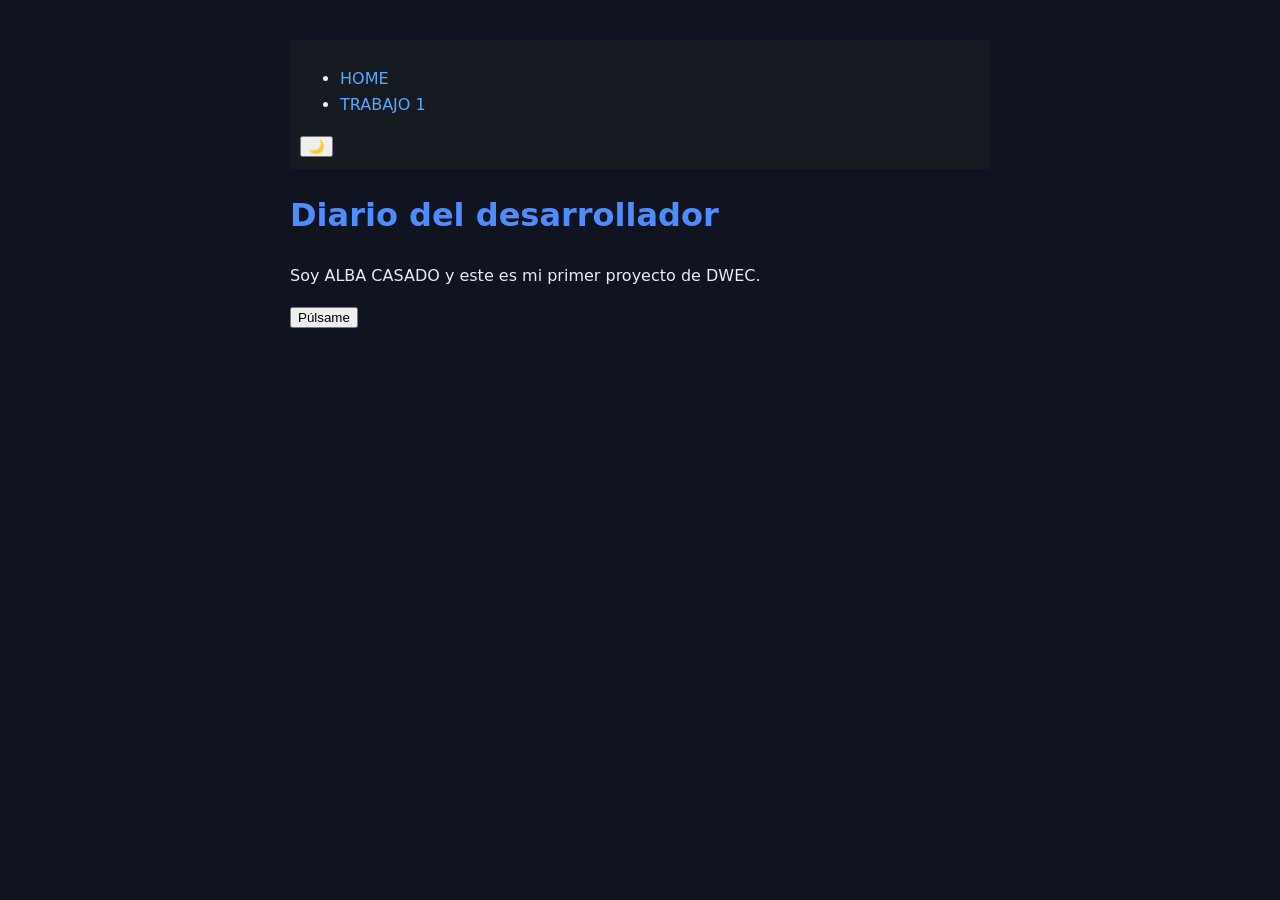
<file: index.html>
<!DOCTYPE html> 
<html lang="es"> 
<head> 
 <meta charset="UTF-8"> 
 <meta name="viewport" content="width=device-width, initial-scale=1.0"> 
 <title>Diario del desarrollador</title> 
 <link rel="stylesheet" href="estilos.css"> 
</head> 
<body>
<nav id="menu">
  <ul>
    <li><a href="index.html" class="enlace">HOME</a></li>
    <li><a href="trabajo1.html" class="enlace">TRABAJO 1</a></li>
  </ul>
  <button id="modonoche">🌙</button>
</nav>
 <h1 id="titulo">Diario del desarrollador</h1>
 <p>Soy ALBA CASADO y este es mi primer proyecto de DWEC.</p>
 <button id="boton">Púlsame</button>
 <p id="aviso"></p>
 <script src="app.js"></script>
</body>
</html>
</file>
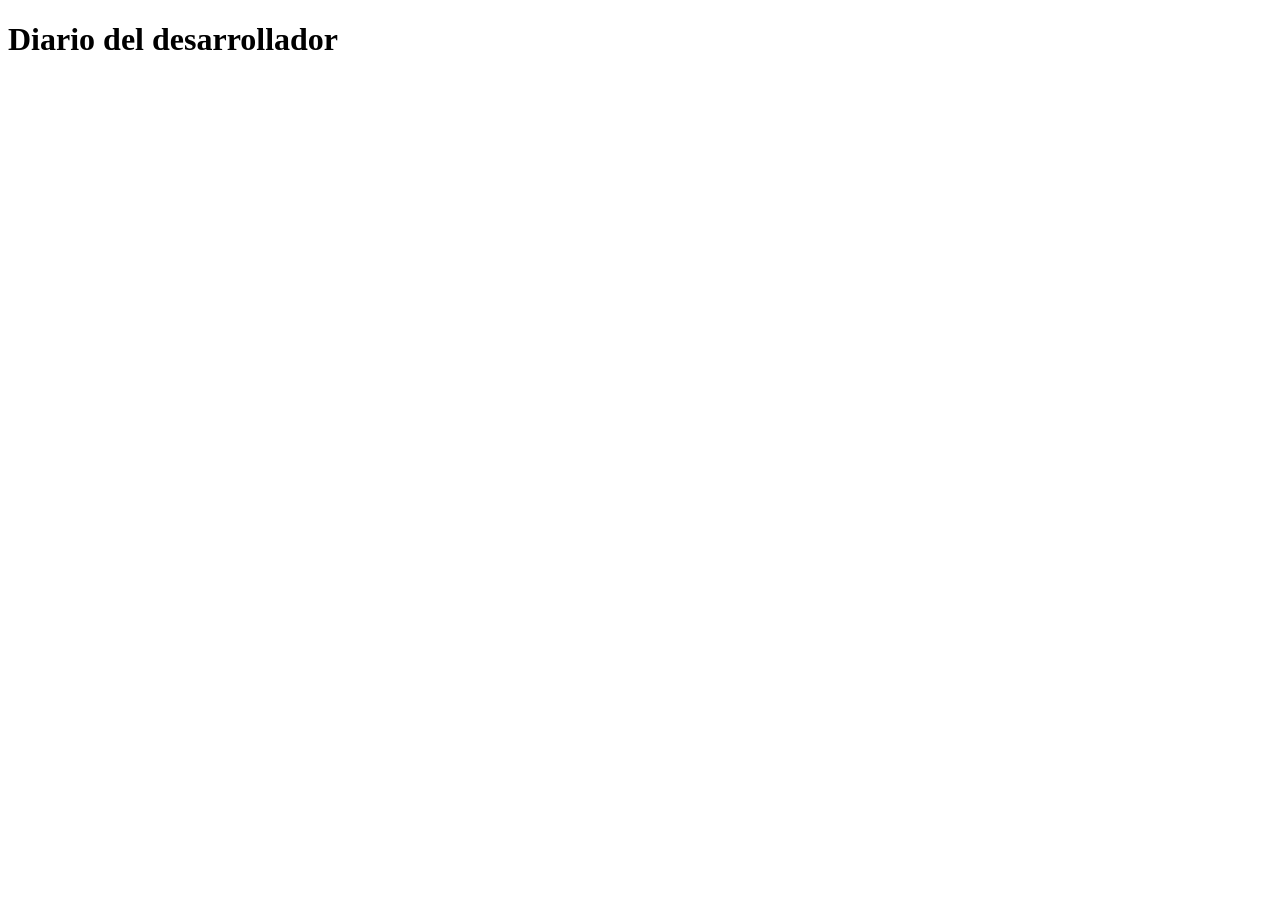
<file: diario-desarrollador/index.html>
<!DOCTYPE html>
<html lang="es">
<head>
  <meta charset="UTF-8">
  <title>Diario del Desarrollador</title>
</head>
<body>
  <h1>Diario del desarrollador</h1>

  <script src="reto2.js"></script>
</body>
</html>
</file>
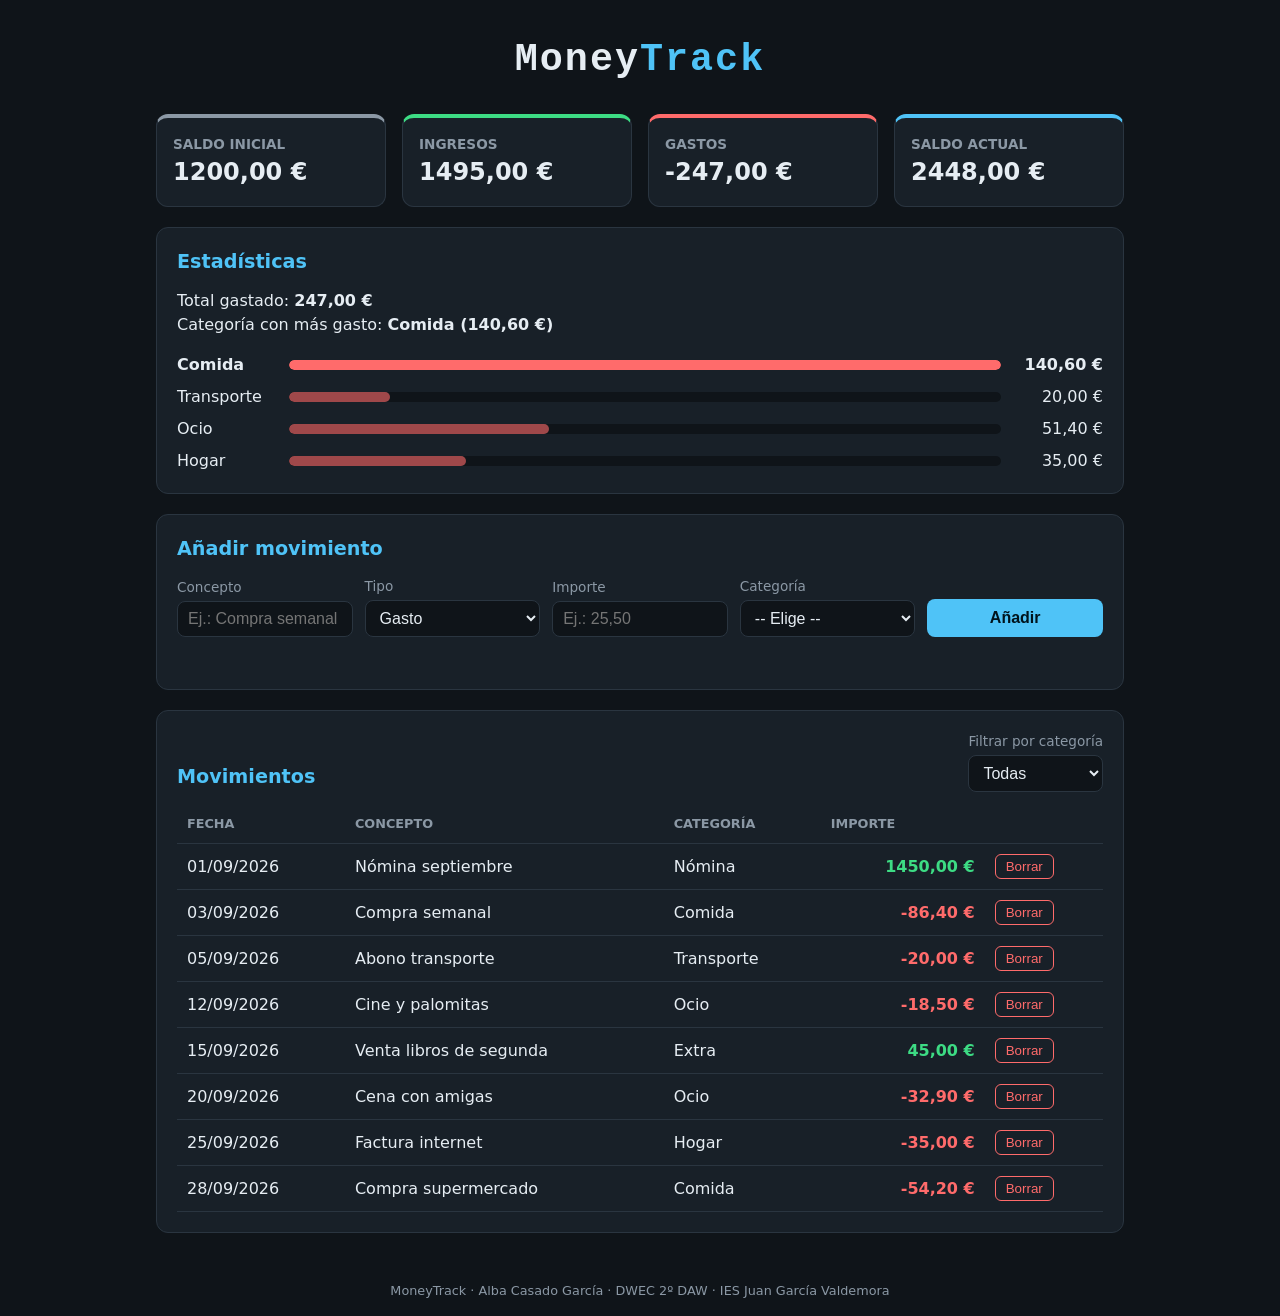
<file: moneytrack/index.html>
<!DOCTYPE html>
<html lang="es">
<head>
  <meta charset="UTF-8">
  <meta name="viewport" content="width=device-width, initial-scale=1.0">
  <title>MoneyTrack</title>
  <link rel="stylesheet" href="estilos.css">
</head>
<body>

  <header class="cabecera">
    <h1>Money<span>Track</span></h1>
  </header>

  <main>

    <!-- RESUMEN de la cuenta: saldo, ingresos y gastos -->
    <section class="resumen">
      <article class="tarjeta">
        <h2>Saldo inicial</h2>
        <p id="dato-saldo-inicial">0,00 €</p>
      </article>
      <article class="tarjeta ingreso">
        <h2>Ingresos</h2>
        <p id="dato-ingresos">0,00 €</p>
      </article>
      <article class="tarjeta gasto">
        <h2>Gastos</h2>
        <p id="dato-gastos">0,00 €</p>
      </article>
      <article class="tarjeta saldo">
        <h2>Saldo actual</h2>
        <p id="dato-saldo">0,00 €</p>
      </article>
    </section>

    <!-- ESTADÍSTICAS con reduce (nivel 5) -->
    <section class="panel">
      <h2>Estadísticas</h2>
      <p>Total gastado: <strong id="dato-total-gastado">0,00 €</strong></p>
      <p>Categoría con más gasto: <strong id="dato-mayor-gasto">—</strong></p>
      <ul id="lista-categorias" class="lista-categorias"></ul>
    </section>

    <!-- FORMULARIO para añadir movimientos (nivel 6) -->
    <section class="panel">
      <h2>Añadir movimiento</h2>
      <form id="formulario" class="formulario" novalidate>
        <label>
          Concepto
          <input type="text" id="input-concepto" placeholder="Ej.: Compra semanal">
        </label>
        <label>
          Tipo
          <select id="input-tipo">
            <option value="gasto">Gasto</option>
            <option value="ingreso">Ingreso</option>
          </select>
        </label>
        <label>
          Importe
          <input type="text" id="input-importe" inputmode="decimal" placeholder="Ej.: 25,50">
        </label>
        <label>
          Categoría
          <select id="input-categoria"></select>
        </label>
        <button type="submit" class="boton">Añadir</button>
      </form>
      <p id="mensaje" class="mensaje"></p>
    </section>

    <!-- TABLA de movimientos con filtro (nivel 4) -->
    <section class="panel">
      <div class="panel-titulo">
        <h2>Movimientos</h2>
        <label>
          Filtrar por categoría
          <select id="filtro-categoria"></select>
        </label>
      </div>

      <div class="tabla-contenedor">
        <table>
          <thead>
            <tr>
              <th>Fecha</th>
              <th>Concepto</th>
              <th>Categoría</th>
              <th>Importe</th>
              <th></th>
            </tr>
          </thead>
          <tbody id="cuerpo-tabla"></tbody>
        </table>
      </div>
    </section>

  </main>

  <footer class="pie">
    <p>MoneyTrack · Alba Casado García · DWEC 2º DAW · IES Juan García Valdemora</p>
  </footer>

  <script src="app.js"></script>
</body>
</html>
</file>
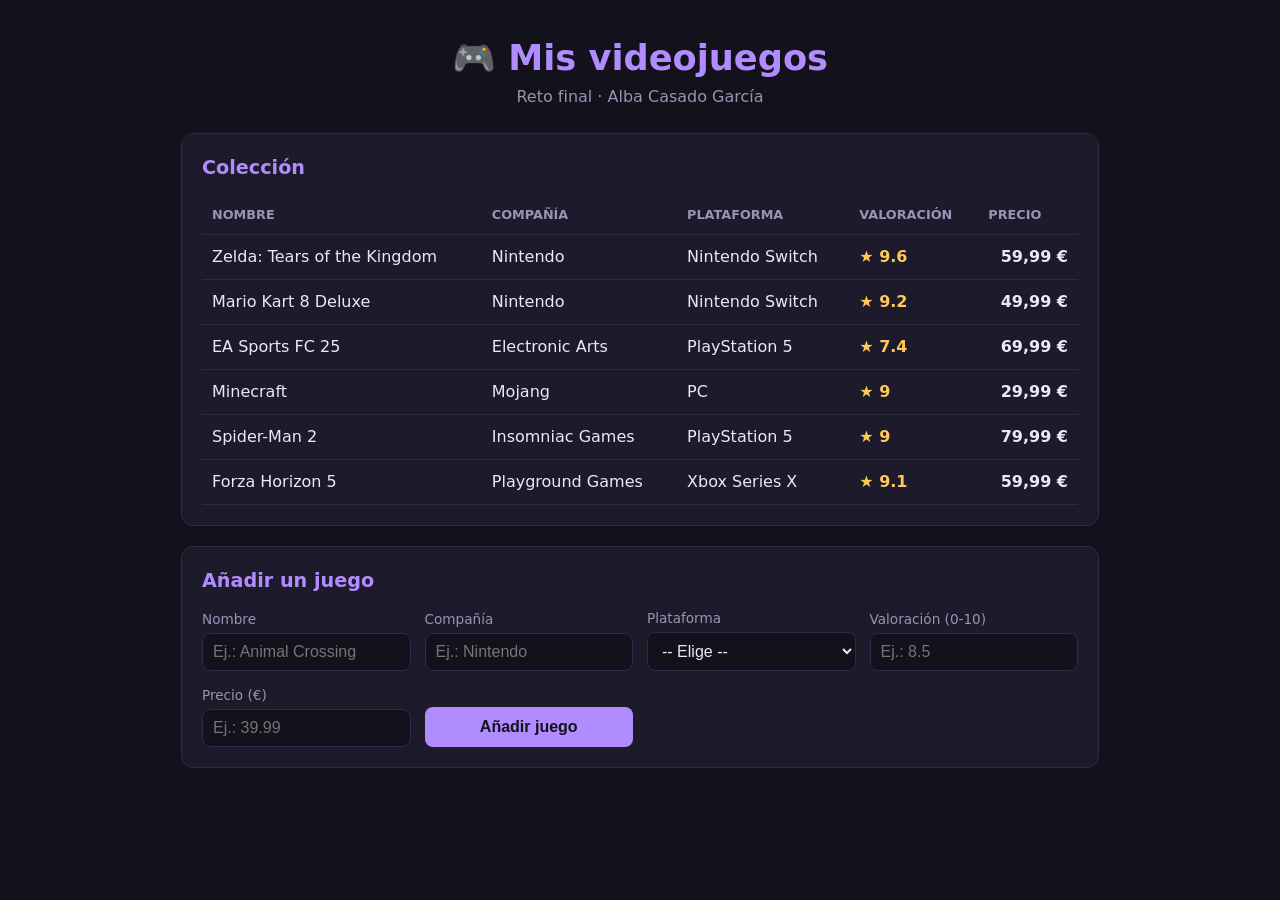
<file: reto-final/index.html>
<!DOCTYPE html>
<html lang="es">
<head>
  <meta charset="UTF-8">
  <meta name="viewport" content="width=device-width, initial-scale=1.0">
  <title>Mis videojuegos</title>
  <link rel="stylesheet" href="estilos.css">
</head>
<body>

  <header class="cabecera">
    <h1>🎮 Mis videojuegos</h1>
    <p>Reto final · Alba Casado García</p>
  </header>

  <main>

    <!-- TABLA de videojuegos (se rellena desde JavaScript) -->
    <section class="panel">
      <h2>Colección</h2>
      <div class="tabla-contenedor">
        <table>
          <thead>
            <tr>
              <th>Nombre</th>
              <th>Compañía</th>
              <th>Plataforma</th>
              <th>Valoración</th>
              <th>Precio</th>
            </tr>
          </thead>
          <tbody id="cuerpo-tabla"></tbody>
        </table>
      </div>
    </section>

    <!-- RETO FINAL · Formulario para añadir juegos -->
    <section class="panel">
      <h2>Añadir un juego</h2>
      <form id="formulario" class="formulario">
        <label>
          Nombre
          <input type="text" id="input-nombre" placeholder="Ej.: Animal Crossing">
        </label>
        <label>
          Compañía
          <input type="text" id="input-compania" placeholder="Ej.: Nintendo">
        </label>
        <label>
          Plataforma
          <select id="input-plataforma">
            <option value="">-- Elige --</option>
            <option value="Nintendo Switch">Nintendo Switch</option>
            <option value="PlayStation 5">PlayStation 5</option>
            <option value="Xbox Series X">Xbox Series X</option>
            <option value="PC">PC</option>
            <option value="Móvil">Móvil</option>
          </select>
        </label>
        <label>
          Valoración (0-10)
          <input type="number" id="input-valoracion" min="0" max="10" step="0.1" placeholder="Ej.: 8.5">
        </label>
        <label>
          Precio (€)
          <input type="number" id="input-precio" min="0" step="0.01" placeholder="Ej.: 39.99">
        </label>
        <button type="button" id="btn-anadir">Añadir juego</button>
      </form>
    </section>

  </main>

  <script src="app.js"></script>
</body>
</html>
</file>
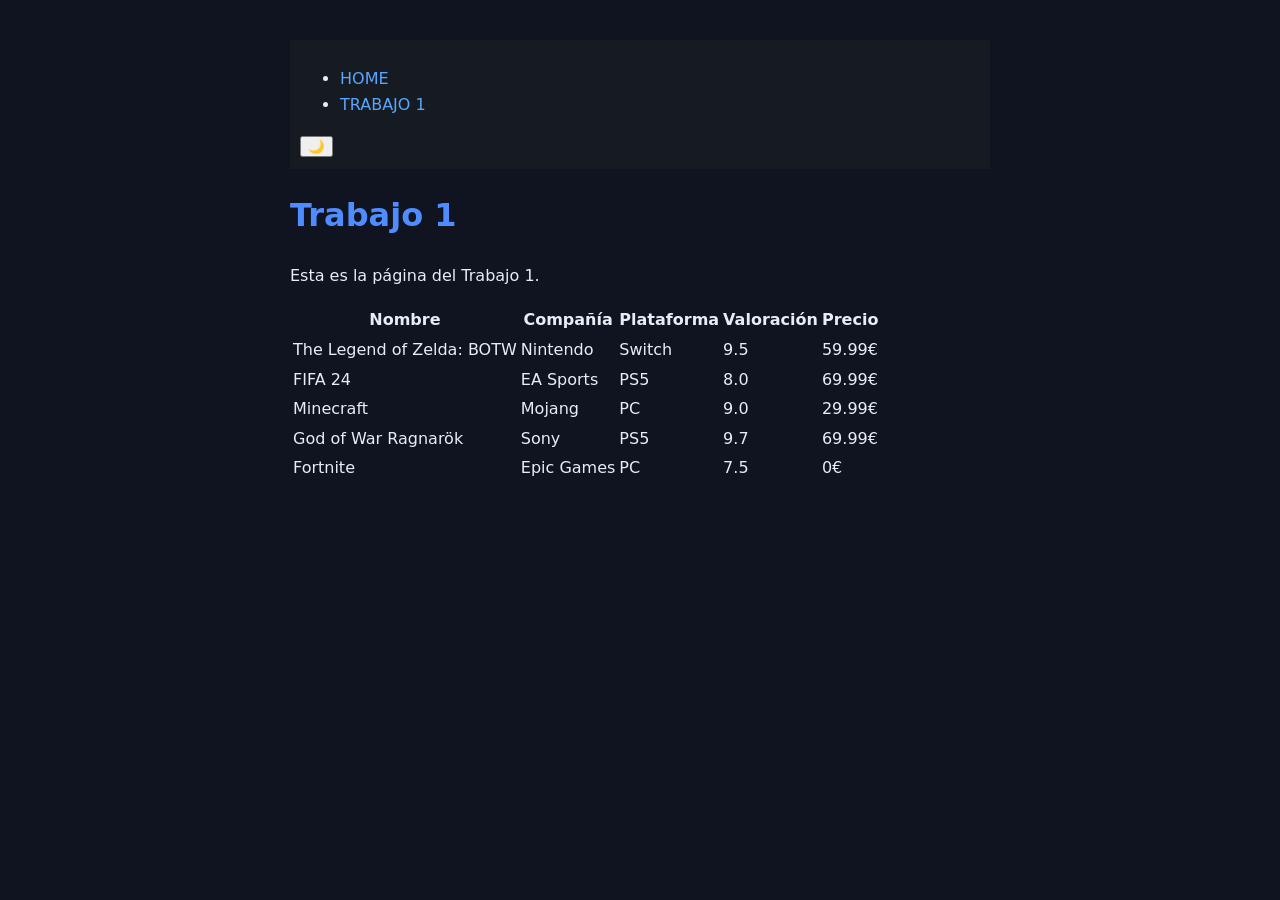
<file: trabajo1.html>
<!DOCTYPE html>
<html lang="es">
<head>
<meta charset="UTF-8">
<meta name="viewport" content="width=device-width, initial-scale=1.0">
<title>Trabajo 1</title>
<link rel="stylesheet" href="estilos.css">
</head>
<body>
<nav id="menu">
  <ul>
    <li><a href="index.html" class="enlace">HOME</a></li>
    <li><a href="trabajo1.html" class="enlace">TRABAJO 1</a></li>
  </ul>
  <button id="modonoche">🌙</button>
</nav>
<h1>Trabajo 1</h1>
<p>Esta es la página del Trabajo 1.</p>

<table>
  <thead>
    <tr>
      <th>Nombre</th>
      <th>Compañía</th>
      <th>Plataforma</th>
      <th>Valoración</th>
      <th>Precio</th>
    </tr>
  </thead>
  <tbody>
    <tr>
      <td>The Legend of Zelda: BOTW</td>
      <td>Nintendo</td>
      <td>Switch</td>
      <td>9.5</td>
      <td>59.99€</td>
    </tr>
    <tr>
      <td>FIFA 24</td>
      <td>EA Sports</td>
      <td>PS5</td>
      <td>8.0</td>
      <td>69.99€</td>
    </tr>
    <tr>
      <td>Minecraft</td>
      <td>Mojang</td>
      <td>PC</td>
      <td>9.0</td>
      <td>29.99€</td>
    </tr>
    <tr>
      <td>God of War Ragnarök</td>
      <td>Sony</td>
      <td>PS5</td>
      <td>9.7</td>
      <td>69.99€</td>
    </tr>
    <tr>
      <td>Fortnite</td>
      <td>Epic Games</td>
      <td>PC</td>
      <td>7.5</td>
      <td>0€</td>
    </tr>
  </tbody>
</table>

</body>
</html>
</file>
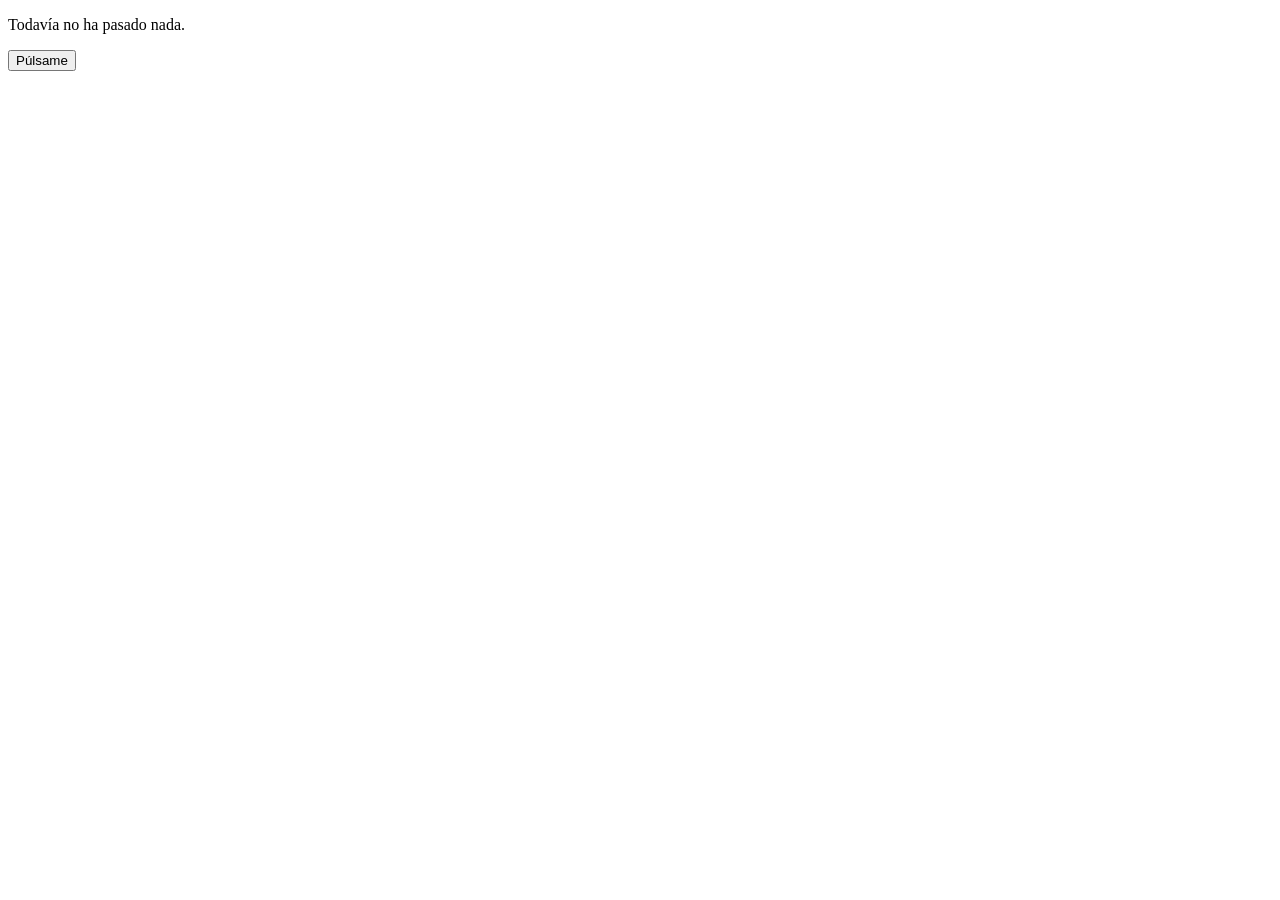
<file: trabajo2.html>
<!DOCTYPE html>
<html lang="es">
<head>
<meta charset="UTF-8">
<title>Mi primer script</title>
</head>
<body>
<p id="mensaje">Todavía no ha pasado nada.</p>
<button id="boton">Púlsame</button>

<script src="script.js"></script>
</body>
</html>
</file>
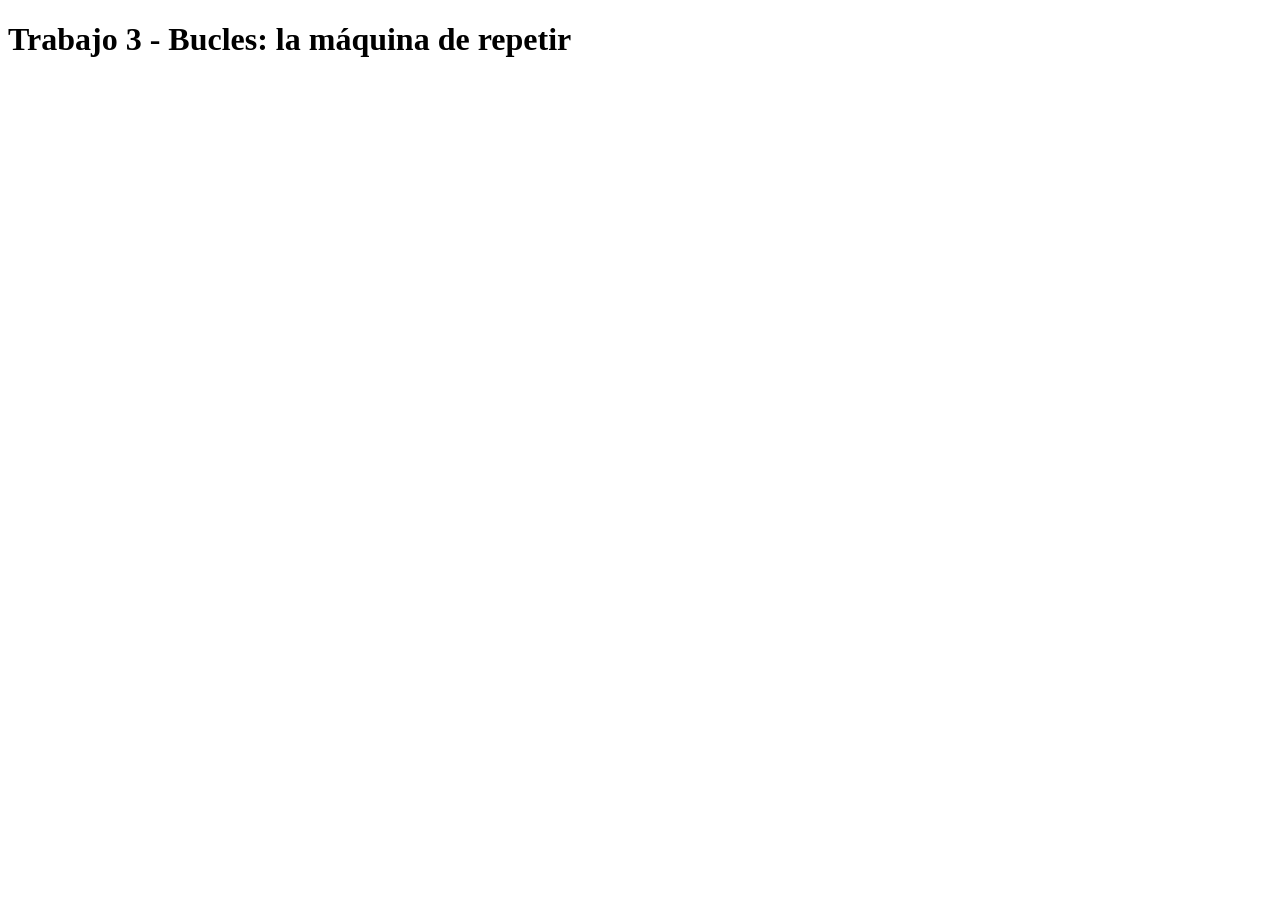
<file: diario-desarrollador/ejercicios-js/bucles.html>
<!DOCTYPE html>
<html lang="es">
<head>
  <meta charset="UTF-8">
  <title>Trabajo 3 - Bucles</title>
</head>
<body>
  <h1>Trabajo 3 - Bucles: la máquina de repetir</h1>

  <script src="bucles.js"></script>
</body>
</html>
</file>
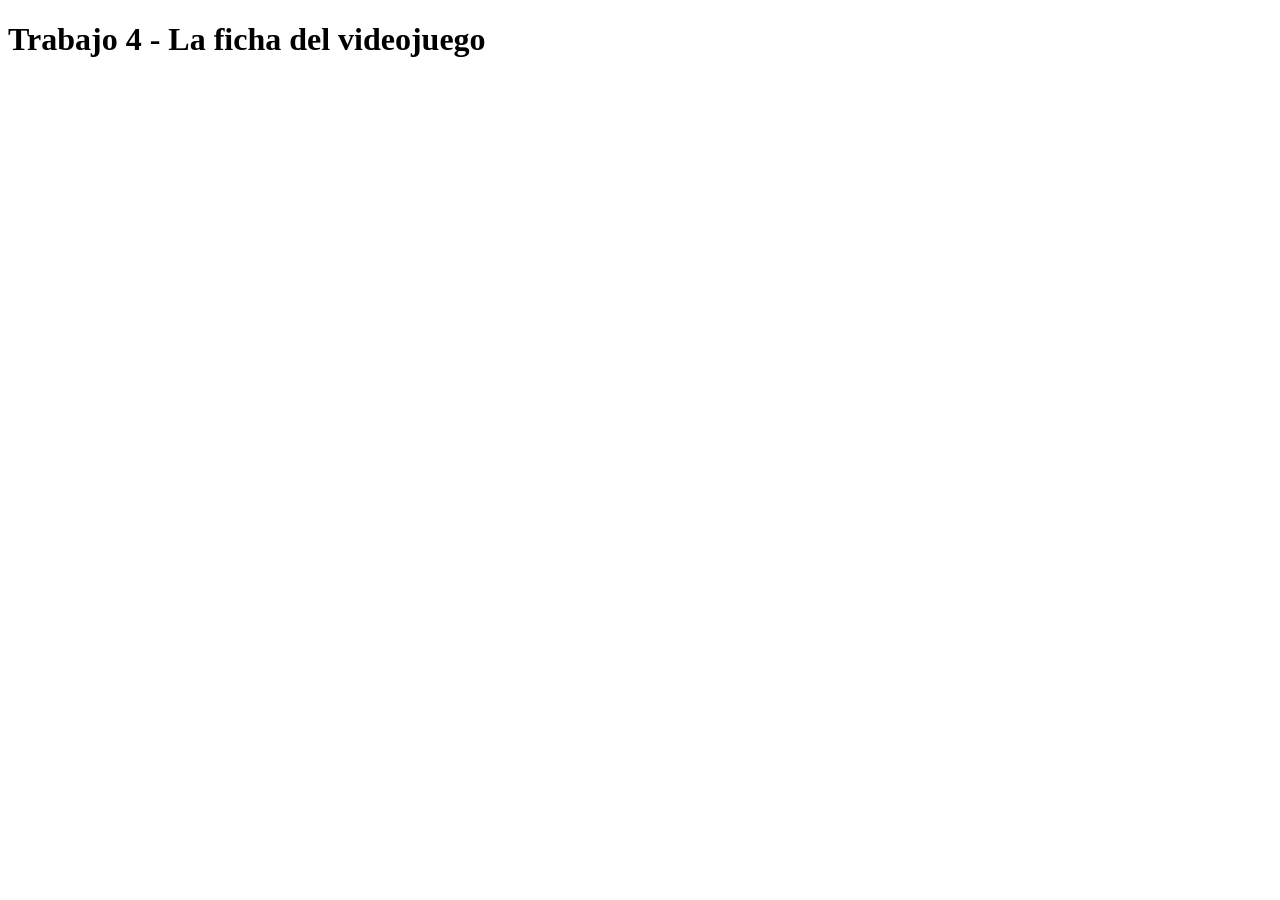
<file: diario-desarrollador/ejercicios-js/personaje.html>
<!DOCTYPE html>
<html lang="es">
<head>
  <meta charset="UTF-8">
  <title>Trabajo 4 - Personaje</title>
</head>
<body>
  <h1>Trabajo 4 - La ficha del videojuego</h1>

  <script src="personaje.js"></script>
</body>
</html>
</file>
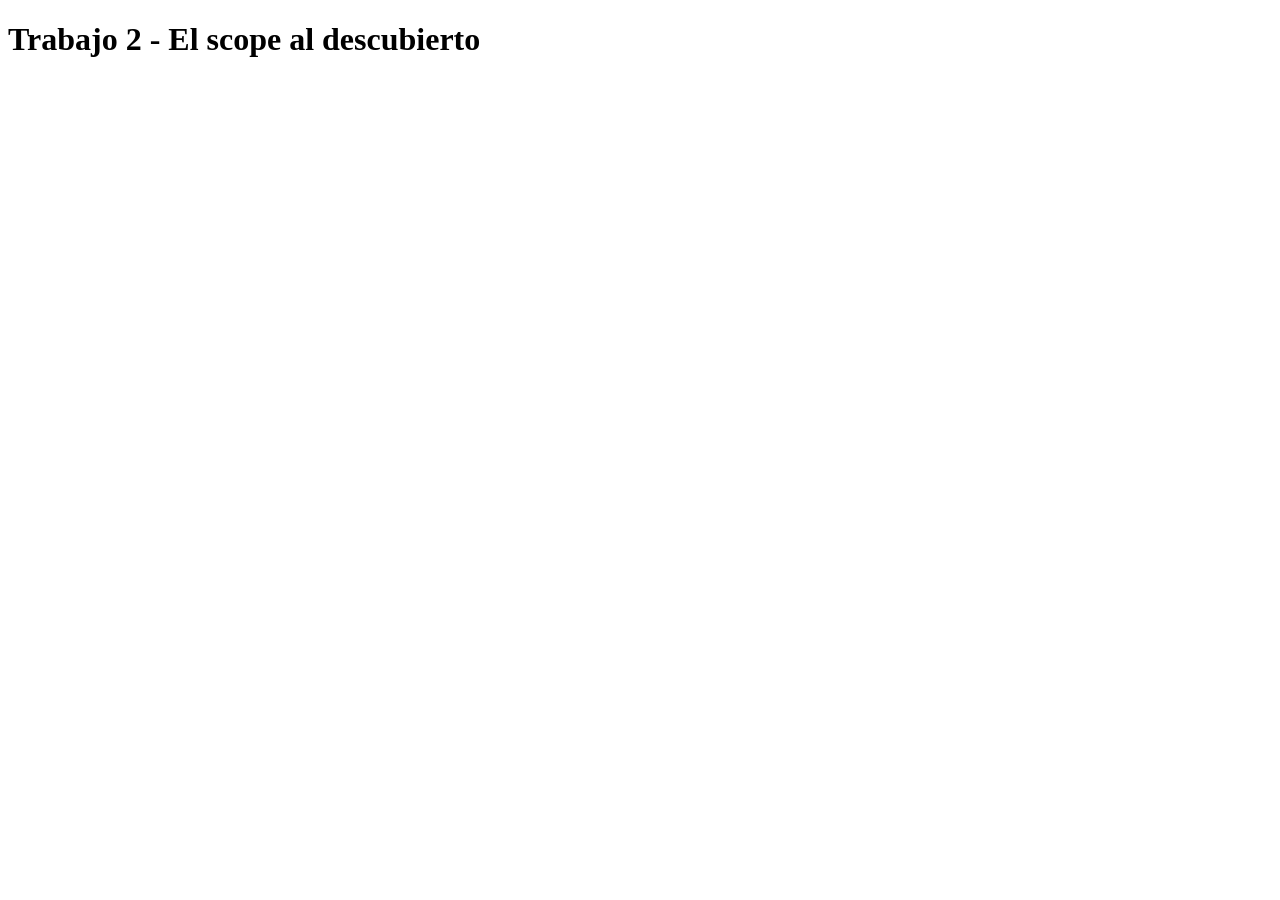
<file: diario-desarrollador/ejercicios-js/scope.html>
<!DOCTYPE html>
<html lang="es">
<head>
  <meta charset="UTF-8">
  <title>Trabajo 2 - Scope</title>
</head>
<body>
  <h1>Trabajo 2 - El scope al descubierto</h1>

  <script src="scope.js"></script>
</body>
</html>
</file>
<file: estilos.css>
body { 
 font-family: "Segoe UI", system-ui, sans-serif; 
 background-color: #0f1420; 
 color: #e8ecf4; 
 max-width: 700px; 
 margin: 40px auto; 
 padding: 0 20px; 
 line-height: 1.6; 
} 
h1 { 
 color: #4f8cff; 
} 


/*boton {
  background-color: #4f8cff;
  color: #ffffff;
  padding: 10px 20px;
  border-radius: 8px;
  border: none;
  cursor: pointer;
}

#boton:hover {
  background-color: #6fa3ff;
}
*/

#menu {
  background-color: #161b22;
  padding: 10px;
}
.enlace {
  color: #58a6ff;
  text-decoration: none;
  margin-right: 15px;
}
.enlace:hover {
  color: #ffffff;
}

body.tema-claro {
  background-color: #f5f5f5;
  color: #1a1a1a;
}

body.tema-claro #menu {
  background-color: #dcdcdc;
}
</file>
<file: moneytrack/estilos.css>
/* =============================================================
   MoneyTrack · estilos
   ============================================================= */

* {
  box-sizing: border-box;
  margin: 0;
  padding: 0;
}

body {
  font-family: "Segoe UI", system-ui, sans-serif;
  background: #0f1419;
  color: #e6edf3;
  line-height: 1.5;
}

.cabecera {
  text-align: center;
  padding: 32px 16px 24px;
}

.cabecera h1 {
  font-family: "Consolas", "Courier New", monospace;
  font-size: 2.4rem;
  letter-spacing: 2px;
}

.cabecera h1 span {
  color: #4fc3f7;
}




/* ---------- Contenido principal ---------- */
main {
  max-width: 1000px;
  margin: 0 auto;
  padding: 0 16px 32px;
  display: grid;
  gap: 20px;
}

/* ---------- Paneles ---------- */
.panel {
  background: #182028;
  border: 1px solid #2a3540;
  border-radius: 12px;
  padding: 20px;
}

.panel h2 {
  font-size: 1.2rem;
  color: #4fc3f7;
}

.panel-titulo {
  display: flex;
  justify-content: space-between;
  align-items: flex-end;
  flex-wrap: wrap;
  gap: 12px;
  margin-bottom: 12px;
}

/* ---------- Desplegables y campos ---------- */
label {
  display: flex;
  flex-direction: column;
  gap: 4px;
  font-size: 0.85rem;
  color: #8b98a5;
}

input,
select {
  background: #0f1419;
  color: #e6edf3;
  border: 1px solid #2a3540;
  border-radius: 8px;
  padding: 8px 10px;
  font-size: 1rem;
}

/* ---------- Tabla ---------- */
.tabla-contenedor {
  overflow-x: auto;
}

table {
  width: 100%;
  border-collapse: collapse;
}

th,
td {
  padding: 10px;
  text-align: left;
  border-bottom: 1px solid #2a3540;
}

th {
  color: #8b98a5;
  font-size: 0.8rem;
  text-transform: uppercase;
}

tbody tr:hover {
  background: rgba(79, 195, 247, 0.06);
}

/* Importes: verde si es ingreso, rojo si es gasto */
.importe {
  font-weight: 700;
  text-align: right;
  white-space: nowrap;
}

.importe.ingreso { color: #3ddc84; }
.importe.gasto   { color: #ff6b6b; }

.vacio {
  text-align: center;
  color: #8b98a5;
  font-style: italic;
}




/* ---------- Tarjetas de resumen ---------- */
.resumen {
  display: grid;
  grid-template-columns: repeat(auto-fit, minmax(180px, 1fr));
  gap: 16px;
}

.tarjeta {
  background: #182028;
  border: 1px solid #2a3540;
  border-top: 4px solid #8b98a5;
  border-radius: 12px;
  padding: 16px;
}

.tarjeta h2 {
  font-size: 0.85rem;
  color: #8b98a5;
  text-transform: uppercase;
}

.tarjeta p {
  font-size: 1.5rem;
  font-weight: 700;
}

.tarjeta.ingreso { border-top-color: #3ddc84; }
.tarjeta.gasto   { border-top-color: #ff6b6b; }
.tarjeta.saldo   { border-top-color: #4fc3f7; }

/* ---------- Estadísticas por categoría ---------- */
.panel > h2 {
  margin-bottom: 12px;
}

.lista-categorias {
  list-style: none;
  margin-top: 16px;
  display: grid;
  gap: 8px;
}

.lista-categorias li {
  display: grid;
  grid-template-columns: 100px 1fr 90px;
  align-items: center;
  gap: 12px;
}

.lista-categorias li span:last-child {
  text-align: right;
}

.barra {
  background: #0f1419;
  border-radius: 6px;
  height: 10px;
  overflow: hidden;
}

.barra-relleno {
  height: 100%;
  background: #ff6b6b;
  opacity: 0.6;
  border-radius: 6px;
}

/* La categoría con más gasto se destaca */
.lista-categorias li.destacada {
  font-weight: 700;
}

.lista-categorias li.destacada .barra-relleno {
  opacity: 1;
}







/* ---------- Formulario (nivel 6) ---------- */
.formulario {
  display: grid;
  grid-template-columns: repeat(auto-fit, minmax(160px, 1fr));
  gap: 12px;
  align-items: end;
}

input:focus,
select:focus {
  outline: 2px solid #4fc3f7;
  border-color: transparent;
}

.boton {
  background: #4fc3f7;
  color: #00131c;
  border: none;
  border-radius: 8px;
  padding: 10px;
  font-size: 1rem;
  font-weight: 700;
  cursor: pointer;
}

.boton:hover {
  filter: brightness(1.1);
}

.mensaje {
  margin-top: 10px;
  min-height: 1.5em;
  font-size: 0.9rem;
}

.mensaje.error { color: #ff6b6b; }
.mensaje.ok    { color: #3ddc84; }

/* ---------- Botón de borrar en cada fila ---------- */
.boton-borrar {
  background: transparent;
  color: #ff6b6b;
  border: 1px solid #ff6b6b;
  border-radius: 6px;
  padding: 4px 10px;
  cursor: pointer;
}

.boton-borrar:hover {
  background: #ff6b6b;
  color: #fff;
}

/* ---------- Pie de página ---------- */
.pie {
  text-align: center;
  color: #8b98a5;
  font-size: 0.8rem;
  padding: 16px;
}
</file>
<file: reto-final/estilos.css>
/* =============================================================
   Mis videojuegos · estilos
   ============================================================= */

* {
  box-sizing: border-box;
  margin: 0;
  padding: 0;
}

body {
  font-family: "Segoe UI", system-ui, sans-serif;
  background: #13111c;
  color: #ece8f6;
  line-height: 1.5;
}

.cabecera {
  text-align: center;
  padding: 32px 16px 24px;
}

.cabecera h1 {
  font-size: 2.2rem;
  color: #b18cff;
}

.cabecera p {
  color: #9a93b3;
}

main {
  max-width: 950px;
  margin: 0 auto;
  padding: 0 16px 32px;
  display: grid;
  gap: 20px;
}

.panel {
  background: #1d1a2b;
  border: 1px solid #2f2a45;
  border-radius: 12px;
  padding: 20px;
}

.panel h2 {
  font-size: 1.2rem;
  color: #b18cff;
  margin-bottom: 12px;
}

/* ---------- Tabla ---------- */
table {
  width: 100%;
  border-collapse: collapse;
}

th,
td {
  padding: 10px;
  text-align: left;
  border-bottom: 1px solid #2f2a45;
}

th {
  color: #9a93b3;
  font-size: 0.8rem;
  text-transform: uppercase;
}

tbody tr:hover {
  background: rgba(177, 140, 255, 0.08);
}

.valoracion {
  color: #ffc857;
  font-weight: 700;
}

.precio {
  font-weight: 700;
  text-align: right;
}





/* ---------- Formulario (Reto final 02) ---------- */
.formulario {
  display: grid;
  grid-template-columns: repeat(auto-fit, minmax(170px, 1fr));
  gap: 14px;
  align-items: end;
}

.formulario label {
  display: flex;
  flex-direction: column;
  gap: 4px;
  font-size: 0.85rem;
  color: #9a93b3;
}

.formulario input,
.formulario select {
  background: #13111c;
  color: #ece8f6;
  border: 1px solid #2f2a45;
  border-radius: 8px;
  padding: 9px 10px;
  font-size: 1rem;
}

.formulario input:focus,
.formulario select:focus {
  outline: 2px solid #b18cff;
  border-color: transparent;
}

/* ---------- Botón Añadir juego ---------- */
#btn-anadir {
  background: #b18cff;
  color: #13111c;
  border: none;
  border-radius: 8px;
  padding: 11px;
  font-size: 1rem;
  font-weight: 700;
  cursor: pointer;
  transition: transform 0.15s, background 0.15s;
}

/* Efecto al pasar el ratón */
#btn-anadir:hover {
  background: #c8adff;
  transform: translateY(-2px);
}
</file>
